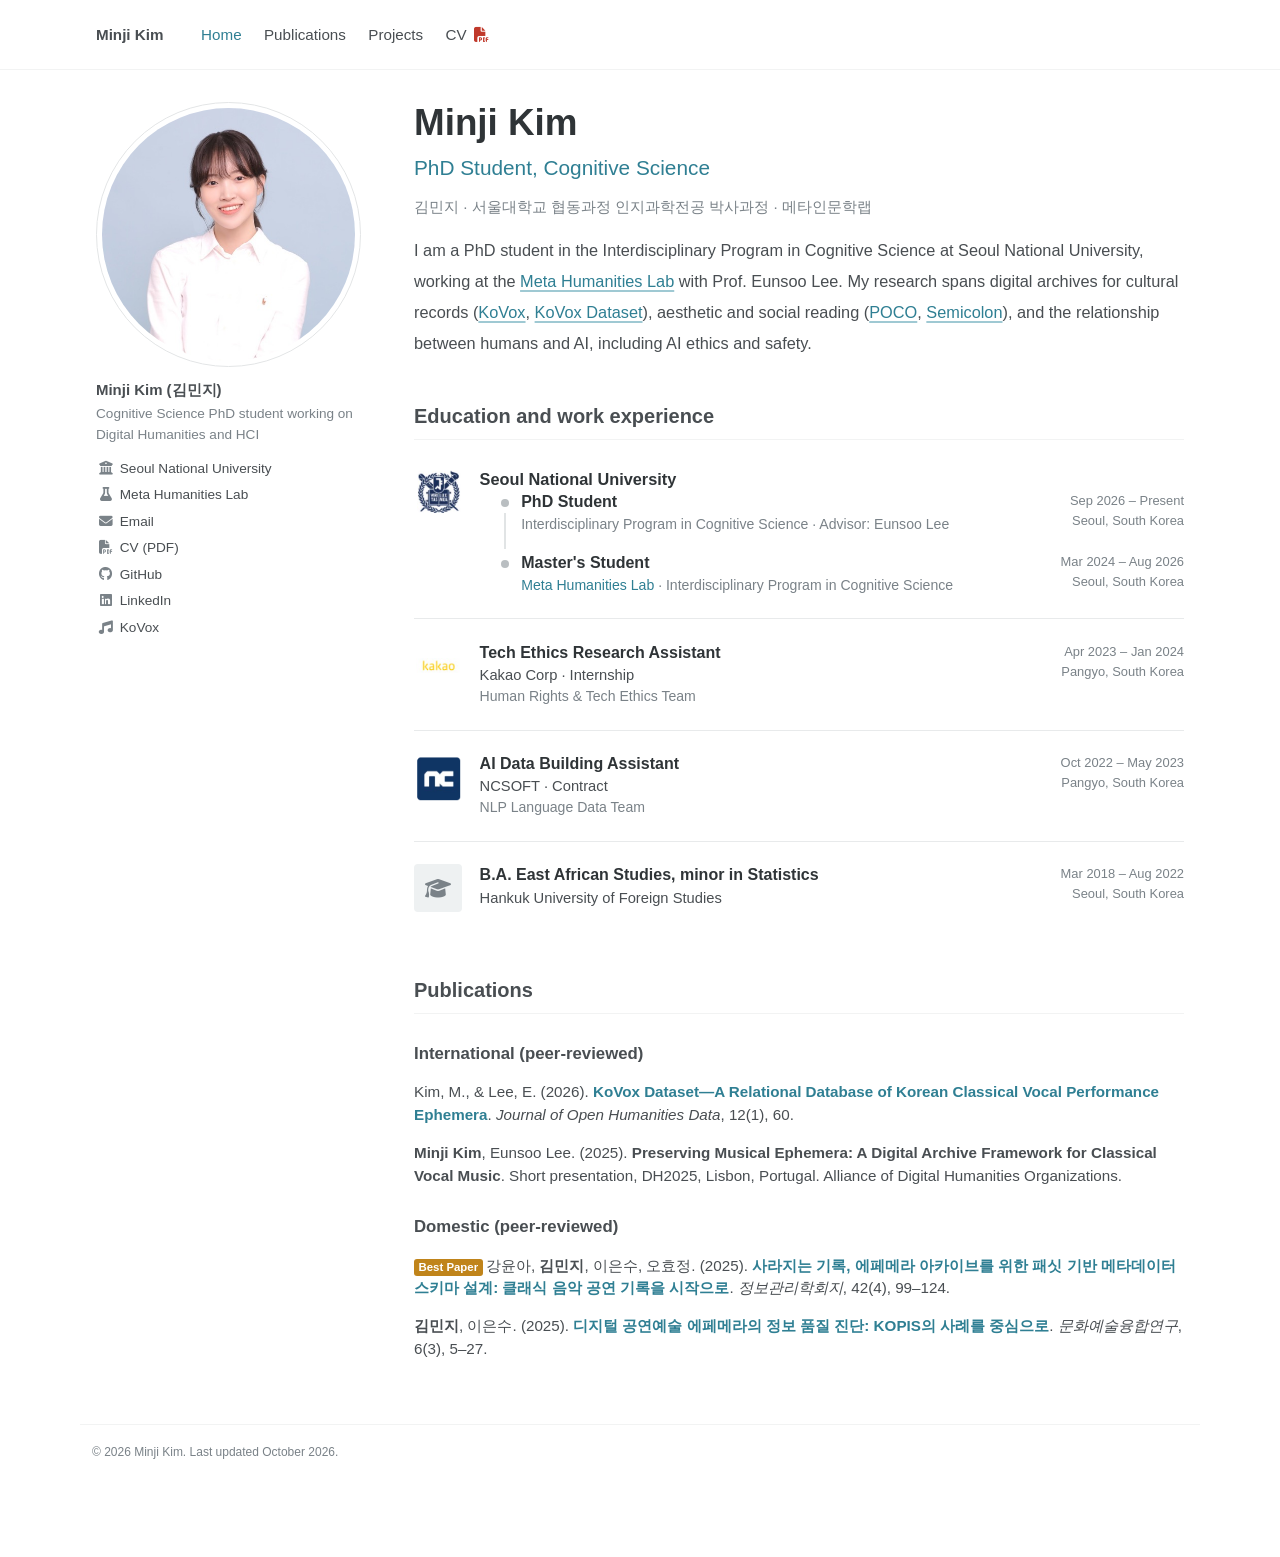
<file: index.html>
<!doctype html>
<html lang="en">
<head>
<meta charset="utf-8">
<meta name="viewport" content="width=device-width, initial-scale=1">
<meta name="google-site-verification" content="5RGcWAqRUW1zqJ_a1473kAfyXHXQ6-CA_kGK8iNikps" />
<title>김민지 Minji Kim | 서울대학교 인지과학 · 메타인문학랩</title>
<meta name="description" content="김민지(Minji Kim) — 서울대학교 협동과정 인지과학전공 박사과정, 메타인문학랩(Meta Humanities Lab). 디지털 인문학, HCI, 공연예술 에페메라 아카이브(KoVox), 사람과 AI를 연구합니다. PhD student in Cognitive Science at Seoul National University.">
<meta name="keywords" content="김민지, Minji Kim, 서울대학교, 서울대 인지과학, 인지과학 김민지, 협동과정 인지과학전공, 메타인문학랩, 메타휴머니티즈랩, Meta Humanities Lab, 디지털 인문학, Digital Humanities, HCI, KoVox, POCO">
<meta name="author" content="김민지 (Minji Kim)">
<link rel="canonical" href="https://happyhillll.github.io/">
<meta property="og:type" content="profile">
<meta property="og:title" content="김민지 Minji Kim | 서울대학교 인지과학 · 메타인문학랩">
<meta property="og:description" content="김민지(Minji Kim) — 서울대학교 협동과정 인지과학전공 박사과정, 메타인문학랩(Meta Humanities Lab). 디지털 인문학, HCI, 공연예술 에페메라 아카이브(KoVox), 사람과 AI를 연구합니다. PhD student in Cognitive Science at Seoul National University.">
<meta property="og:url" content="https://happyhillll.github.io/">
<meta property="og:image" content="https://happyhillll.github.io/images/profile.jpg">
<meta property="og:locale" content="ko_KR">
<script type="application/ld+json">{"@context": "https://schema.org", "@type": "Person", "name": "김민지", "alternateName": ["Minji Kim", "Kim Minji"], "url": "https://happyhillll.github.io/", "image": "https://happyhillll.github.io/images/profile.jpg", "email": "mailto:happyhill@snu.ac.kr", "jobTitle": "PhD Student, Cognitive Science", "affiliation": [{"@type": "CollegeOrUniversity", "name": "서울대학교", "alternateName": "Seoul National University", "department": {"@type": "Organization", "name": "협동과정 인지과학전공"}}, {"@type": "Organization", "name": "메타인문학랩", "alternateName": "Meta Humanities Lab", "url": "https://www.metahumanities.org/"}], "alumniOf": [{"@type": "CollegeOrUniversity", "name": "서울대학교", "alternateName": "Seoul National University"}, {"@type": "CollegeOrUniversity", "name": "한국외국어대학교", "alternateName": "Hankuk University of Foreign Studies"}], "knowsAbout": ["인지과학", "디지털 인문학", "Digital Humanities", "HCI", "AI Ethics"], "sameAs": ["https://github.com/happyhillll", "https://www.linkedin.com/in/%EB%AF%BC%EC%A7%80-%EA%B9%80-958762246", "https://kovox.co.kr/"]}</script>
<link rel="stylesheet" href="https://cdnjs.cloudflare.com/ajax/libs/font-awesome/6.5.2/css/all.min.css">
<link rel="stylesheet" href="assets/style.css?v=c9f5b0eb">
</head>
<body>
<header class="masthead">
  <div class="masthead__inner">
    <ul>
      <li><a class="site-title" href="index.html">Minji Kim</a></li>
      <li><a href="index.html" class="active">Home</a></li>
      <li><a href="publications.html">Publications</a></li>
      <li><a href="projects.html">Projects</a></li>
      <li><a href="files/Minji_Kim_CV.pdf" target="_blank" rel="noopener">CV <i class="fas fa-file-pdf" aria-label="PDF"></i></a></li>
    </ul>
  </div>
</header>
<div id="main">

<aside class="sidebar">
  <div class="author__avatar"><img src="images/profile.jpg" alt="Minji Kim (김민지)"></div>
  <h3 class="author__name">Minji Kim (김민지)</h3>
  <p class="author__bio">Cognitive Science PhD student working on Digital Humanities and HCI</p>
  <ul class="author__urls">
    <li><i class="fas fa-building-columns"></i>Seoul National University</li>
    <li><a href="https://www.metahumanities.org/" target="_blank" rel="noopener"><i class="fas fa-flask"></i>Meta Humanities Lab</a></li>
    <li><a href="mailto:happyhill@snu.ac.kr"><i class="fas fa-envelope"></i>Email</a></li>
    <li><a href="files/Minji_Kim_CV.pdf" target="_blank" rel="noopener"><i class="fas fa-file-pdf"></i>CV (PDF)</a></li>
    <li><a href="https://github.com/happyhillll" target="_blank" rel="noopener"><i class="fab fa-github"></i>GitHub</a></li>
    <li><a href="https://www.linkedin.com/in/%EB%AF%BC%EC%A7%80-%EA%B9%80-958762246" target="_blank" rel="noopener"><i class="fab fa-linkedin"></i>LinkedIn</a></li>
    <li><a href="https://kovox.co.kr/" target="_blank" rel="noopener"><i class="fas fa-music"></i>KoVox</a></li>
  </ul>
</aside>
<article class="page__content">


<header class="intro">
  <h1 class="intro__name">Minji Kim</h1>
  <p class="intro__role">PhD Student, Cognitive Science</p>
  <p class="intro__ko" lang="ko">김민지 · 서울대학교 협동과정 인지과학전공 박사과정 · 메타인문학랩</p>
  <p class="intro__text">I am a PhD student in the Interdisciplinary Program in Cognitive Science at Seoul National University, working at the <a href="https://www.metahumanities.org/" target="_blank" rel="noopener">Meta Humanities Lab</a> with Prof. Eunsoo Lee. My research spans digital archives for cultural records (<a href="https://kovox.co.kr/" target="_blank" rel="noopener">KoVox</a>, <a href="https://doi.org/10.5334/johd.417" target="_blank" rel="noopener">KoVox Dataset</a>), aesthetic and social reading (<a href="https://happyhillll.github.io/poco/" target="_blank" rel="noopener">POCO</a>, <a href="https://semicoloni.com/" target="_blank" rel="noopener">Semicolon</a>), and the relationship between humans and AI, including AI ethics and safety.</p>
</header>

<h2 id="experience">Education and work experience</h2>
<div class="xl">
<section class="xl__item">
  <div class="xl__logo"><img src="images/logos/snu.png" alt="Seoul National University logo"></div>
  <div class="xl__body">
    <p class="xl__org">Seoul National University</p>
    <ul class="xl__roles">
      <li><div class="xl__role"><div class="xl__main"><p class="xl__title">PhD Student</p><p class="xl__note">Interdisciplinary Program in Cognitive Science · Advisor: Eunsoo Lee</p></div><div class="xl__side"><p>Sep 2026 – Present</p><p>Seoul, South Korea</p></div></div></li>
      <li><div class="xl__role"><div class="xl__main"><p class="xl__title">Master's Student</p><p class="xl__note"><a href="https://www.metahumanities.org/" target="_blank" rel="noopener">Meta Humanities Lab</a> · Interdisciplinary Program in Cognitive Science</p></div><div class="xl__side"><p>Mar 2024 – Aug 2026</p><p>Seoul, South Korea</p></div></div></li>
    </ul>
  </div>
</section>
<section class="xl__item">
  <div class="xl__logo"><img src="images/logos/kakao.png" alt="Kakao logo"></div>
  <div class="xl__body">
    <div class="xl__role"><div class="xl__main"><p class="xl__title">Tech Ethics Research Assistant</p><p class="xl__sub">Kakao Corp · Internship</p><p class="xl__note">Human Rights &amp; Tech Ethics Team</p></div><div class="xl__side"><p>Apr 2023 – Jan 2024</p><p>Pangyo, South Korea</p></div></div>
  </div>
</section>
<section class="xl__item">
  <div class="xl__logo"><img src="images/logos/nc.png" alt="NCSOFT logo"></div>
  <div class="xl__body">
    <div class="xl__role"><div class="xl__main"><p class="xl__title">AI Data Building Assistant</p><p class="xl__sub">NCSOFT · Contract</p><p class="xl__note">NLP Language Data Team</p></div><div class="xl__side"><p>Oct 2022 – May 2023</p><p>Pangyo, South Korea</p></div></div>
  </div>
</section>
<section class="xl__item">
  <div class="xl__logo"><span class="xl__logo-fallback"><i class="fas fa-graduation-cap" aria-hidden="true"></i></span></div>
  <div class="xl__body">
    <div class="xl__role"><div class="xl__main"><p class="xl__title">B.A. East African Studies, minor in Statistics</p><p class="xl__sub">Hankuk University of Foreign Studies</p></div><div class="xl__side"><p>Mar 2018 – Aug 2022</p><p>Seoul, South Korea</p></div></div>
  </div>
</section>
</div>

<h2 id="publications">Publications</h2>
<h3>International (peer-reviewed)</h3>

<p>Kim, M., &amp; Lee, E. (2026). <a href="https://doi.org/10.5334/johd.417" target="_blank" rel="noopener"><strong>KoVox Dataset—A Relational Database of Korean Classical Vocal Performance Ephemera</strong></a>. <em>Journal of Open Humanities Data</em>, 12(1), 60.</p>
<p><strong>Minji Kim</strong>, Eunsoo Lee. (2025). <strong>Preserving Musical Ephemera: A Digital Archive Framework for Classical Vocal Music</strong>. Short presentation, DH2025, Lisbon, Portugal. Alliance of Digital Humanities Organizations.</p>
<h3>Domestic (peer-reviewed)</h3>

<p><span class="badge">Best Paper</span>강윤아, <strong>김민지</strong>, 이은수, 오효정. (2025). <a href="https://doi.org/10.3743/KOSIM.2025.42.4.099" target="_blank" rel="noopener"><strong>사라지는 기록, 에페메라 아카이브를 위한 패싯 기반 메타데이터 스키마 설계: 클래식 음악 공연 기록을 시작으로</strong></a>. <em>정보관리학회지</em>, 42(4), 99–124.</p>
<p><strong>김민지</strong>, 이은수. (2025). <a href="https://doi.org/10.47415/IRAC.6.3.1" target="_blank" rel="noopener"><strong>디지털 공연예술 에페메라의 정보 품질 진단: KOPIS의 사례를 중심으로</strong></a>. <em>문화예술융합연구</em>, 6(3), 5–27.</p>

</article>
</div>
<footer class="page__footer">© 2026 Minji Kim. Last updated October 2026.</footer>
</body>
</html>
</file>
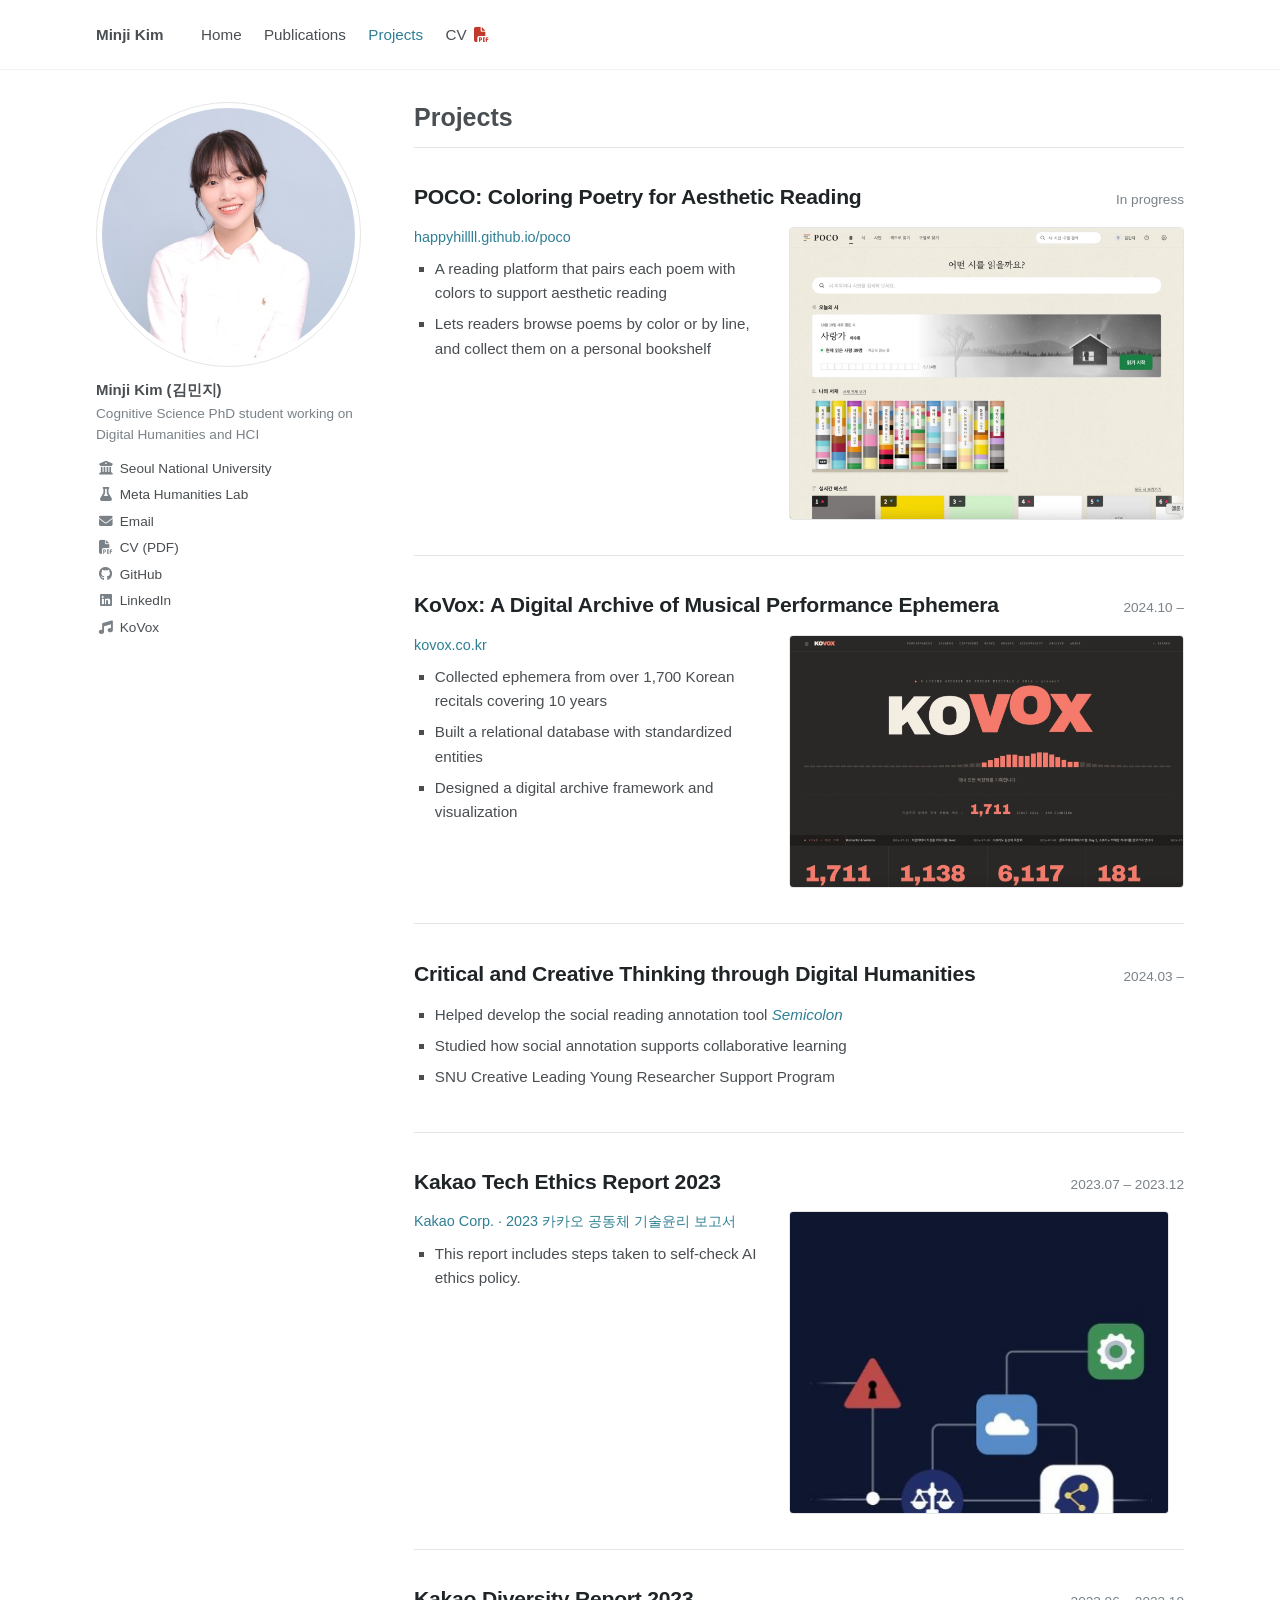
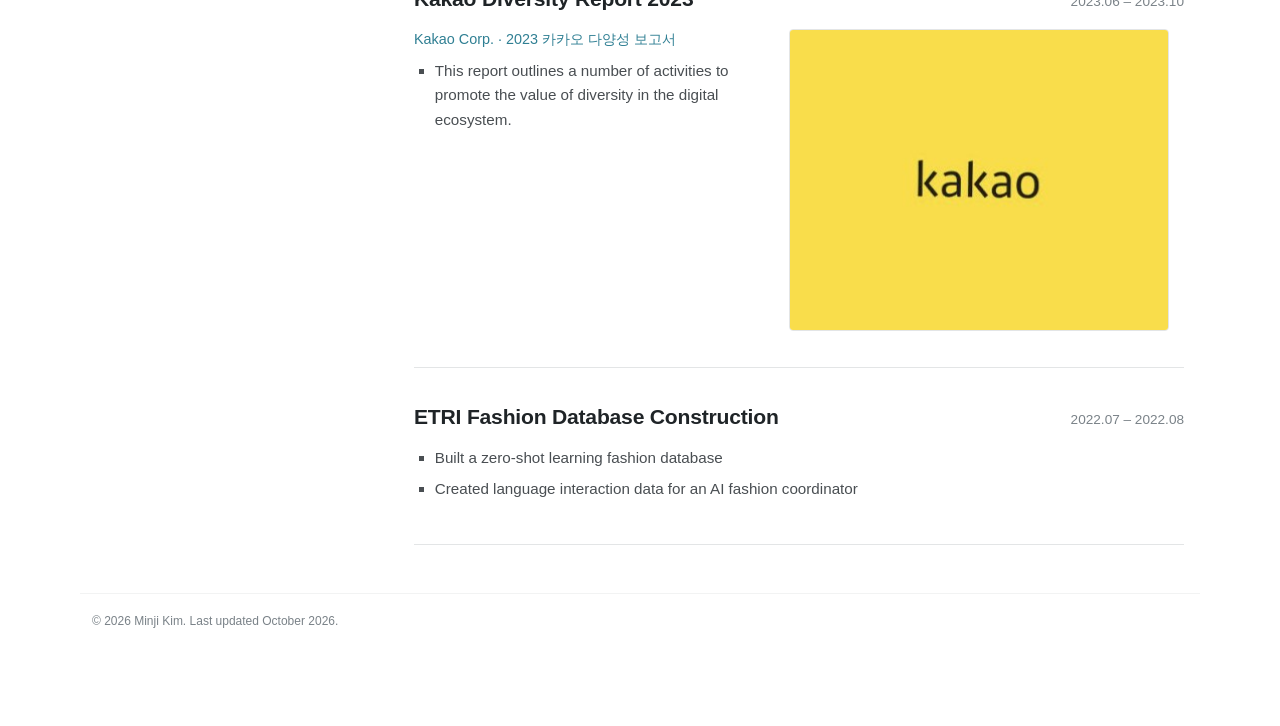
<file: projects.html>
<!doctype html>
<html lang="en">
<head>
<meta charset="utf-8">
<meta name="viewport" content="width=device-width, initial-scale=1">
<title>Projects | 김민지 Minji Kim · 서울대학교 인지과학</title>
<meta name="description" content="김민지(Minji Kim) — 서울대학교 협동과정 인지과학전공 박사과정, 메타인문학랩(Meta Humanities Lab). 디지털 인문학, HCI, 공연예술 에페메라 아카이브(KoVox), 사람과 AI를 연구합니다. PhD student in Cognitive Science at Seoul National University.">
<meta name="keywords" content="김민지, Minji Kim, 서울대학교, 서울대 인지과학, 인지과학 김민지, 협동과정 인지과학전공, 메타인문학랩, 메타휴머니티즈랩, Meta Humanities Lab, 디지털 인문학, Digital Humanities, HCI, KoVox, POCO">
<meta name="author" content="김민지 (Minji Kim)">
<link rel="canonical" href="https://happyhillll.github.io/projects.html">
<meta property="og:type" content="profile">
<meta property="og:title" content="Projects | 김민지 Minji Kim · 서울대학교 인지과학">
<meta property="og:description" content="김민지(Minji Kim) — 서울대학교 협동과정 인지과학전공 박사과정, 메타인문학랩(Meta Humanities Lab). 디지털 인문학, HCI, 공연예술 에페메라 아카이브(KoVox), 사람과 AI를 연구합니다. PhD student in Cognitive Science at Seoul National University.">
<meta property="og:url" content="https://happyhillll.github.io/projects.html">
<meta property="og:image" content="https://happyhillll.github.io/images/profile.jpg">
<meta property="og:locale" content="ko_KR">
<link rel="stylesheet" href="https://cdnjs.cloudflare.com/ajax/libs/font-awesome/6.5.2/css/all.min.css">
<link rel="stylesheet" href="assets/style.css?v=c9f5b0eb">
</head>
<body>
<header class="masthead">
  <div class="masthead__inner">
    <ul>
      <li><a class="site-title" href="index.html">Minji Kim</a></li>
      <li><a href="index.html">Home</a></li>
      <li><a href="publications.html">Publications</a></li>
      <li><a href="projects.html" class="active">Projects</a></li>
      <li><a href="files/Minji_Kim_CV.pdf" target="_blank" rel="noopener">CV <i class="fas fa-file-pdf" aria-label="PDF"></i></a></li>
    </ul>
  </div>
</header>
<div id="main">

<aside class="sidebar">
  <div class="author__avatar"><img src="images/profile.jpg" alt="Minji Kim (김민지)"></div>
  <h3 class="author__name">Minji Kim (김민지)</h3>
  <p class="author__bio">Cognitive Science PhD student working on Digital Humanities and HCI</p>
  <ul class="author__urls">
    <li><i class="fas fa-building-columns"></i>Seoul National University</li>
    <li><a href="https://www.metahumanities.org/" target="_blank" rel="noopener"><i class="fas fa-flask"></i>Meta Humanities Lab</a></li>
    <li><a href="mailto:happyhill@snu.ac.kr"><i class="fas fa-envelope"></i>Email</a></li>
    <li><a href="files/Minji_Kim_CV.pdf" target="_blank" rel="noopener"><i class="fas fa-file-pdf"></i>CV (PDF)</a></li>
    <li><a href="https://github.com/happyhillll" target="_blank" rel="noopener"><i class="fab fa-github"></i>GitHub</a></li>
    <li><a href="https://www.linkedin.com/in/%EB%AF%BC%EC%A7%80-%EA%B9%80-958762246" target="_blank" rel="noopener"><i class="fab fa-linkedin"></i>LinkedIn</a></li>
    <li><a href="https://kovox.co.kr/" target="_blank" rel="noopener"><i class="fas fa-music"></i>KoVox</a></li>
  </ul>
</aside>
<article class="page__content">

<h1 class="page__title">Projects</h1>
<section class="chunk">
  <header class="chunk__head">
    <h3 class="chunk__title">POCO: Coloring Poetry for Aesthetic Reading</h3>
    <span class="chunk__date">In progress</span>
  </header>
  <div class="chunk__text">
    <p class="chunk__link"><a href="https://happyhillll.github.io/poco/" target="_blank" rel="noopener">happyhillll.github.io/poco</a></p>
    <ul>
      <li>A reading platform that pairs each poem with colors to support aesthetic reading</li>
      <li>Lets readers browse poems by color or by line, and collect them on a personal bookshelf</li>
    </ul>
  </div>
  <div class="chunk__media">
    <a href="https://happyhillll.github.io/poco/" target="_blank" rel="noopener"><img src="images/poco.jpg" alt="POCO home screen: today's poem and a bookshelf of color-striped poem spines" loading="lazy"></a>
  </div>
</section>
<section class="chunk">
  <header class="chunk__head">
    <h3 class="chunk__title">KoVox: A Digital Archive of Musical Performance Ephemera</h3>
    <span class="chunk__date">2024.10 –</span>
  </header>
  <div class="chunk__text">
    <p class="chunk__link"><a href="https://kovox.co.kr/" target="_blank" rel="noopener">kovox.co.kr</a></p>
    <ul>
      <li>Collected ephemera from over 1,700 Korean recitals covering 10 years</li>
      <li>Built a relational database with standardized entities</li>
      <li>Designed a digital archive framework and visualization</li>
    </ul>
  </div>
  <div class="chunk__media">
    <a href="https://kovox.co.kr/" target="_blank" rel="noopener"><img src="images/kovox.jpg" alt="KoVox home screen: A Living Archive of Korean Recitals, 1,711 recitals since 2016" loading="lazy"></a>
  </div>
</section>
<section class="chunk chunk--text">
  <header class="chunk__head">
    <h3 class="chunk__title">Critical and Creative Thinking through Digital Humanities</h3>
    <span class="chunk__date">2024.03 –</span>
  </header>
  <div class="chunk__text">
    <ul>
      <li>Helped develop the social reading annotation tool <a href="https://semicoloni.com/" target="_blank" rel="noopener"><em>Semicolon</em></a></li>
      <li>Studied how social annotation supports collaborative learning</li>
      <li>SNU Creative Leading Young Researcher Support Program</li>
    </ul>
  </div>
</section>
<section class="chunk">
  <header class="chunk__head">
    <h3 class="chunk__title">Kakao Tech Ethics Report 2023</h3>
    <span class="chunk__date">2023.07 – 2023.12</span>
  </header>
  <div class="chunk__text">
    <p class="chunk__link">Kakao Corp. · 2023 카카오 공동체 기술윤리 보고서</p>
    <ul>
      <li>This report includes steps taken to self-check AI ethics policy.</li>
    </ul>
  </div>
  <div class="chunk__media">
    <img class="thumb" src="images/kakao-tech-ethics.jpg" alt="Kakao Tech Ethics Report 2023 cover: icons for security, cloud, fairness and AI connected by lines" loading="lazy">
  </div>
</section>
<section class="chunk">
  <header class="chunk__head">
    <h3 class="chunk__title">Kakao Diversity Report 2023</h3>
    <span class="chunk__date">2023.06 – 2023.10</span>
  </header>
  <div class="chunk__text">
    <p class="chunk__link">Kakao Corp. · 2023 카카오 다양성 보고서</p>
    <ul>
      <li>This report outlines a number of activities to promote the value of diversity in the digital ecosystem.</li>
    </ul>
  </div>
  <div class="chunk__media">
    <img class="thumb" src="images/kakao-diversity.jpg" alt="Kakao Diversity Report 2023 cover: Kakao logo on a yellow background" loading="lazy">
  </div>
</section>
<section class="chunk chunk--text">
  <header class="chunk__head">
    <h3 class="chunk__title">ETRI Fashion Database Construction</h3>
    <span class="chunk__date">2022.07 – 2022.08</span>
  </header>
  <div class="chunk__text">
    <ul>
      <li>Built a zero-shot learning fashion database</li>
      <li>Created language interaction data for an AI fashion coordinator</li>
    </ul>
  </div>
</section>

</article>
</div>
<footer class="page__footer">© 2026 Minji Kim. Last updated October 2026.</footer>
</body>
</html>
</file>
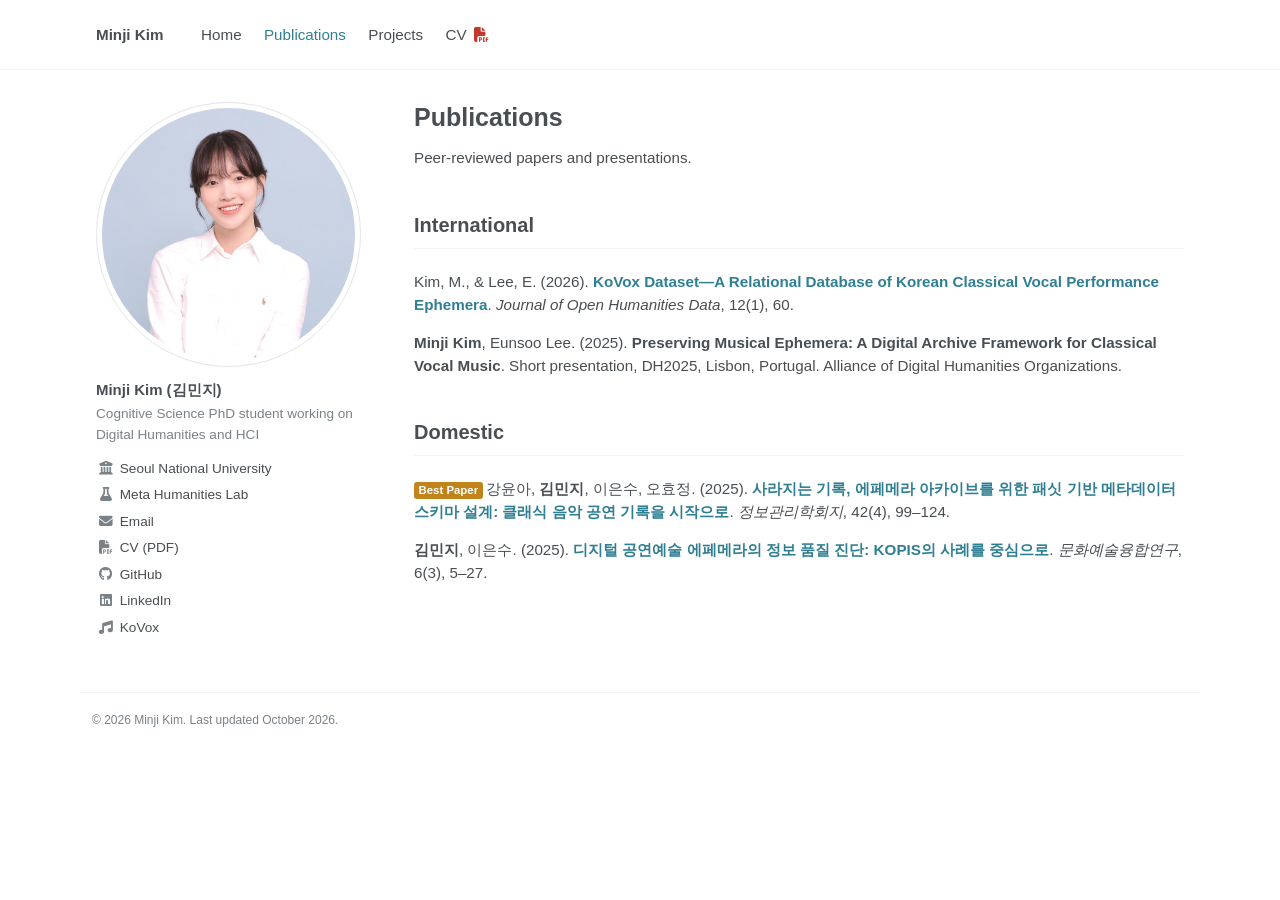
<file: publications.html>
<!doctype html>
<html lang="en">
<head>
<meta charset="utf-8">
<meta name="viewport" content="width=device-width, initial-scale=1">
<title>Publications | 김민지 Minji Kim · 서울대학교 인지과학</title>
<meta name="description" content="김민지(Minji Kim) — 서울대학교 협동과정 인지과학전공 박사과정, 메타인문학랩(Meta Humanities Lab). 디지털 인문학, HCI, 공연예술 에페메라 아카이브(KoVox), 사람과 AI를 연구합니다. PhD student in Cognitive Science at Seoul National University.">
<meta name="keywords" content="김민지, Minji Kim, 서울대학교, 서울대 인지과학, 인지과학 김민지, 협동과정 인지과학전공, 메타인문학랩, 메타휴머니티즈랩, Meta Humanities Lab, 디지털 인문학, Digital Humanities, HCI, KoVox, POCO">
<meta name="author" content="김민지 (Minji Kim)">
<link rel="canonical" href="https://happyhillll.github.io/publications.html">
<meta property="og:type" content="profile">
<meta property="og:title" content="Publications | 김민지 Minji Kim · 서울대학교 인지과학">
<meta property="og:description" content="김민지(Minji Kim) — 서울대학교 협동과정 인지과학전공 박사과정, 메타인문학랩(Meta Humanities Lab). 디지털 인문학, HCI, 공연예술 에페메라 아카이브(KoVox), 사람과 AI를 연구합니다. PhD student in Cognitive Science at Seoul National University.">
<meta property="og:url" content="https://happyhillll.github.io/publications.html">
<meta property="og:image" content="https://happyhillll.github.io/images/profile.jpg">
<meta property="og:locale" content="ko_KR">
<link rel="stylesheet" href="https://cdnjs.cloudflare.com/ajax/libs/font-awesome/6.5.2/css/all.min.css">
<link rel="stylesheet" href="assets/style.css?v=c9f5b0eb">
</head>
<body>
<header class="masthead">
  <div class="masthead__inner">
    <ul>
      <li><a class="site-title" href="index.html">Minji Kim</a></li>
      <li><a href="index.html">Home</a></li>
      <li><a href="publications.html" class="active">Publications</a></li>
      <li><a href="projects.html">Projects</a></li>
      <li><a href="files/Minji_Kim_CV.pdf" target="_blank" rel="noopener">CV <i class="fas fa-file-pdf" aria-label="PDF"></i></a></li>
    </ul>
  </div>
</header>
<div id="main">

<aside class="sidebar">
  <div class="author__avatar"><img src="images/profile.jpg" alt="Minji Kim (김민지)"></div>
  <h3 class="author__name">Minji Kim (김민지)</h3>
  <p class="author__bio">Cognitive Science PhD student working on Digital Humanities and HCI</p>
  <ul class="author__urls">
    <li><i class="fas fa-building-columns"></i>Seoul National University</li>
    <li><a href="https://www.metahumanities.org/" target="_blank" rel="noopener"><i class="fas fa-flask"></i>Meta Humanities Lab</a></li>
    <li><a href="mailto:happyhill@snu.ac.kr"><i class="fas fa-envelope"></i>Email</a></li>
    <li><a href="files/Minji_Kim_CV.pdf" target="_blank" rel="noopener"><i class="fas fa-file-pdf"></i>CV (PDF)</a></li>
    <li><a href="https://github.com/happyhillll" target="_blank" rel="noopener"><i class="fab fa-github"></i>GitHub</a></li>
    <li><a href="https://www.linkedin.com/in/%EB%AF%BC%EC%A7%80-%EA%B9%80-958762246" target="_blank" rel="noopener"><i class="fab fa-linkedin"></i>LinkedIn</a></li>
    <li><a href="https://kovox.co.kr/" target="_blank" rel="noopener"><i class="fas fa-music"></i>KoVox</a></li>
  </ul>
</aside>
<article class="page__content">

<h1 class="page__title">Publications</h1>
<p>Peer-reviewed papers and presentations.</p>
<h2 id="international">International</h2>

<p>Kim, M., &amp; Lee, E. (2026). <a href="https://doi.org/10.5334/johd.417" target="_blank" rel="noopener"><strong>KoVox Dataset—A Relational Database of Korean Classical Vocal Performance Ephemera</strong></a>. <em>Journal of Open Humanities Data</em>, 12(1), 60.</p>
<p><strong>Minji Kim</strong>, Eunsoo Lee. (2025). <strong>Preserving Musical Ephemera: A Digital Archive Framework for Classical Vocal Music</strong>. Short presentation, DH2025, Lisbon, Portugal. Alliance of Digital Humanities Organizations.</p>
<h2 id="domestic">Domestic</h2>

<p><span class="badge">Best Paper</span>강윤아, <strong>김민지</strong>, 이은수, 오효정. (2025). <a href="https://doi.org/10.3743/KOSIM.2025.42.4.099" target="_blank" rel="noopener"><strong>사라지는 기록, 에페메라 아카이브를 위한 패싯 기반 메타데이터 스키마 설계: 클래식 음악 공연 기록을 시작으로</strong></a>. <em>정보관리학회지</em>, 42(4), 99–124.</p>
<p><strong>김민지</strong>, 이은수. (2025). <a href="https://doi.org/10.47415/IRAC.6.3.1" target="_blank" rel="noopener"><strong>디지털 공연예술 에페메라의 정보 품질 진단: KOPIS의 사례를 중심으로</strong></a>. <em>문화예술융합연구</em>, 6(3), 5–27.</p>

</article>
</div>
<footer class="page__footer">© 2026 Minji Kim. Last updated October 2026.</footer>
</body>
</html>
</file>
<file: assets/style.css>
/* Layout modeled on the AcademicPages / Minimal Mistakes theme */
:root {
  --text: #494e52;
  --text-light: #7a8288;
  --bg: #fff;
  --border: #f2f3f3;
  --link: #2f7f93;
  --link-hover: #23606f;
  --font: -apple-system, ".SFNSText-Regular", "San Francisco", "Roboto", "Segoe UI",
          "Helvetica Neue", "Apple SD Gothic Neo", "Malgun Gothic", Arial, sans-serif;
}

* { box-sizing: border-box; }
html { font-size: 16px; -webkit-text-size-adjust: 100%; }
body {
  margin: 0;
  padding: 70px 0 6em;
  background: var(--bg);
  color: var(--text);
  font-family: var(--font);
  line-height: 1.5;
}
a { color: var(--link); text-decoration: none; }
a:hover { color: var(--link-hover); text-decoration: underline; }

/* Top navigation */
.masthead {
  position: fixed; top: 0; left: 0; right: 0; height: 70px;
  background: var(--bg);
  border-bottom: 1px solid var(--border);
  z-index: 20;
}
.masthead__inner {
  max-width: 1120px; margin: 0 auto; padding: 0 1em;
  height: 100%; display: flex; align-items: center; overflow-x: auto;
}
.masthead ul { list-style: none; margin: 0; padding: 0; display: flex; gap: 1.4em; white-space: nowrap; }
.masthead a { color: var(--text); font-size: 0.95em; }
.masthead a:hover { color: var(--link); text-decoration: none; }
.masthead .site-title { font-weight: 700; padding-right: 1em; }
.masthead a.active { color: var(--link); }

/* Main grid */
#main {
  max-width: 1120px; margin: 0 auto; padding: 2em 1em 0;
  display: grid; grid-template-columns: 270px 1fr; gap: 3em;
}

/* Sidebar */
.sidebar { position: sticky; top: 100px; align-self: start; font-size: 0.85em; }
.author__avatar img {
  width: 100%; max-width: 265px; border-radius: 50%;
  border: 1px solid #e3e5e6; padding: 5px; display: block;
}
.author__name { margin: 0.8em 0 0.2em; font-size: 1.1em; color: var(--text); }
.author__bio { margin: 0 0 1em; color: var(--text-light); }
.author__urls { list-style: none; margin: 0; padding: 0; }
.author__urls li { margin-bottom: 0.45em; white-space: nowrap; }
.author__urls a { color: var(--text); }
.author__urls a:hover { color: var(--link); }
.author__urls i { width: 1.4em; text-align: center; margin-right: 0.35em; color: var(--text-light); }

/* Content */
.page__title { margin: 0 0 0.6em; font-size: 1.563em; line-height: 1.2; }
.page__content h2 {
  font-size: 1.25em; margin: 2em 0 0.6em; padding-bottom: 0.4em;
  border-bottom: 1px solid var(--border);
}
.page__content h3 { font-size: 1.05em; margin: 1.6em 0 0.4em; }
.page__content p, .page__content li { font-size: 0.95em; }
.page__content ul { padding-left: 1.3em; }
.page__content li { margin-bottom: 0.3em; }
.meta { color: var(--text-light); font-size: 0.85em; }
.entry { margin-bottom: 1.4em; }
.entry h3 { margin: 0 0 0.15em; display: flex; justify-content: space-between; gap: 1em; flex-wrap: wrap; }
.entry h3 .meta { font-weight: normal; }
.badge {
  display: inline-block; font-size: 0.75em; font-weight: 600; color: #fff;
  background: #c0841a; border-radius: 3px; padding: 0 0.4em; margin-right: 0.3em;
}

/* Footer */
.page__footer {
  max-width: 1120px; margin: 4em auto 0; padding: 1.5em 1em 0;
  border-top: 1px solid var(--border);
  color: var(--text-light); font-size: 0.75em;
}

/* Phone width */
@media (max-width: 760px) {
  #main { grid-template-columns: 1fr; gap: 1.5em; padding-top: 1.2em; }
  .sidebar {
    position: static; display: grid; grid-template-columns: 150px 1fr;
    gap: 0 1em; align-items: center; border-bottom: 1px solid var(--border); padding-bottom: 1em;
  }
  .author__avatar { grid-row: span 2; }
  .author__avatar img { max-width: 150px; }
  .author__name { margin-top: 0; }
  .author__urls { grid-column: 1 / -1; display: flex; flex-wrap: wrap; gap: 0.2em 1em; margin-top: 0.8em; }
}
@media (max-width: 480px) {
  .masthead ul { gap: 0.9em; }
  .masthead a { font-size: 0.85em; }
  .masthead .site-title { padding-right: 0.2em; }
}

/* Project screenshots */
.project-img { display: block; margin: 0.6em 0 0.8em; }
.project-img img {
  display: block; width: 100%; height: auto;
  border: 1px solid #e3e5e6; border-radius: 6px;
}
.project-img:hover img { border-color: var(--link); }

/* Home: CV-style sections */
.page__content h2.first { margin-top: 0; }
.meta.row { display: flex; justify-content: space-between; gap: 1em; flex-wrap: wrap; margin-top: 0; }
.masthead .fa-file-pdf { color: #c0392b; margin-left: 0.2em; }

/* Experience-style entries: title + date, org in accent, short description */
.xp { margin: 0 0 2.2em; }
.xp__head { display: flex; justify-content: space-between; align-items: baseline; gap: 0.4em 1.5em; flex-wrap: wrap; }
.xp__head h3 { margin: 0; font-size: 1.15em; line-height: 1.35; color: #2f3437; }
.xp__date { color: var(--text-light); font-size: 0.85em; white-space: nowrap; }
.page__content .xp__org { margin: 0.35em 0 0; color: var(--link); font-size: 0.92em; }
.page__content .xp__desc { margin: 0.6em 0 0; line-height: 1.75; }
.xp .project-img { margin: 0.9em 0 0; }
.page__content h2 { margin-bottom: 1.1em; }

/* Home intro */
.intro { margin-bottom: 2.6em; }
.intro__name { margin: 0; font-size: 2.3em; line-height: 1.15; color: #2f3437; }
.page__content .intro__role { margin: 0.35em 0 1em; font-size: 1.3em; color: var(--link); }
.page__content .intro__text { font-size: 1.02em; line-height: 1.9; }
.intro__text a { text-decoration: underline; text-decoration-color: #9fc9d3; text-decoration-thickness: 2px; text-underline-offset: 3px; }

/* Education and work experience table */
.timeline { width: 100%; border-collapse: collapse; font-size: 0.95em; border: 1px solid #e8eaeb; }
.timeline td { padding: 0.8em 1em; border-bottom: 1px solid #e8eaeb; vertical-align: top; }
.timeline td.timeline__date { width: 9em; white-space: nowrap; border-left: 1px solid #e8eaeb; }
.timeline tr.current td { background: #f2f3f3; font-weight: 700; }

/* Project chunks: text left, images right, divided by rules */
.chunk {
  display: grid; grid-template-columns: minmax(0, 1fr) minmax(0, 1.15fr); gap: 2em;
  align-items: start; padding: 2em 0; border-top: 1px solid #e3e5e6;
}
.chunk:last-child { border-bottom: 1px solid #e3e5e6; }
.chunk--text { grid-template-columns: 1fr; }
.chunk__text h3 { margin: 0 0 0.3em; font-size: 1.15em; line-height: 1.35; color: #2f3437; }
.chunk__date { display: block; margin-top: 0.25em; font-size: 0.78em; font-weight: normal; color: var(--text-light); }
.page__content .chunk__link { margin: 0 0 0.6em; font-size: 0.9em; }
.chunk__text ul { list-style: square; margin: 0.6em 0 0; }
.page__content .chunk__text li { margin-bottom: 0.45em; line-height: 1.6; }
.chunk__media { display: grid; gap: 0.6em; }
.chunk__media img { display: block; width: 100%; height: auto; border: 1px solid #e3e5e6; border-radius: 4px; }
.chunk__media a:hover img { border-color: var(--link); }

@media (max-width: 900px) {
  .chunk { grid-template-columns: 1fr; gap: 1.2em; }
}
@media (max-width: 480px) {
  .intro__name { font-size: 1.9em; }
  .timeline td { padding: 0.65em 0.7em; }
  .timeline td.timeline__date { width: auto; }
}
.chunk__media img.thumb { max-width: 380px; }
.page__content p.chunk__link:not(:has(a)) { color: var(--link); }

/* LinkedIn-style experience list */
.xl__item { display: grid; grid-template-columns: 48px minmax(0, 1fr); gap: 0 1.1em; padding: 1.4em 0; border-bottom: 1px solid #e8eaeb; }
.xl__item:first-child { padding-top: 0.3em; }
.xl__item:last-child { border-bottom: 0; }
.xl__logo img, .xl__logo-fallback { display: block; width: 48px; height: 48px; object-fit: contain; border-radius: 4px; }
.xl__logo-fallback { display: flex; align-items: center; justify-content: center; background: #eef1f2; color: var(--text-light); font-size: 1.3em; }
.page__content .xl p { margin: 0; }
.xl__role { display: flex; justify-content: space-between; align-items: flex-start; gap: 0.3em 2em; }
.xl__main { min-width: 0; }
.page__content .xl__org { font-weight: 700; color: #2f3437; font-size: 1.02em; margin-bottom: 0.7em; }
.page__content .xl__title { font-weight: 600; color: #2f3437; font-size: 1em; line-height: 1.4; }
.page__content .xl__sub { font-size: 0.92em; margin-top: 0.15em; }
.page__content .xl__note { font-size: 0.88em; color: var(--text-light); margin-top: 0.25em; line-height: 1.5; }
.xl__side { flex-shrink: 0; text-align: right; font-size: 0.85em; color: var(--text-light); line-height: 1.55; white-space: nowrap; }
.xl__roles { list-style: none; margin: 0; padding: 0; }
.page__content .xl__roles li { position: relative; margin: 0; padding: 0 0 1.1em 1.3em; font-size: 1em; }
.page__content .xl__roles li:last-child { padding-bottom: 0; }
.xl__roles li::before { content: ""; position: absolute; left: 1px; top: 0.5em; width: 8px; height: 8px; border-radius: 50%; background: #b9bec1; }
.xl__roles li:not(:last-child)::after { content: ""; position: absolute; left: 4px; top: 1.35em; bottom: 0.2em; width: 2px; background: #e1e4e5; }
@media (max-width: 600px) {
  .xl__role { flex-direction: column; }
  .xl__side { text-align: left; white-space: normal; margin-top: 0.3em; }
  .xl__side p { display: inline; }
  .xl__side p + p::before { content: " · "; }
}

/* Project titles: full-width header row above text and images */
.chunk { row-gap: 1em; padding: 2.2em 0; }
.chunk__head {
  grid-column: 1 / -1; display: flex; justify-content: space-between;
  align-items: baseline; gap: 0.3em 1.5em; flex-wrap: wrap;
}
.page__content h3.chunk__title {
  margin: 0; font-size: 1.32em; font-weight: 700; line-height: 1.3;
  color: #1f2427; letter-spacing: -0.01em;
}
.chunk__head .chunk__date {
  display: inline-block; margin: 0; font-size: 0.85em; color: var(--text-light); white-space: nowrap;
}
.page__content .chunk__text .chunk__link { margin-top: 0; }
.chunk__text ul { margin-top: 0; }

/* Korean one-line intro under the role */
.page__content .intro__ko { margin: -0.5em 0 1.1em; font-size: 0.95em; color: var(--text-light); }
</file>
